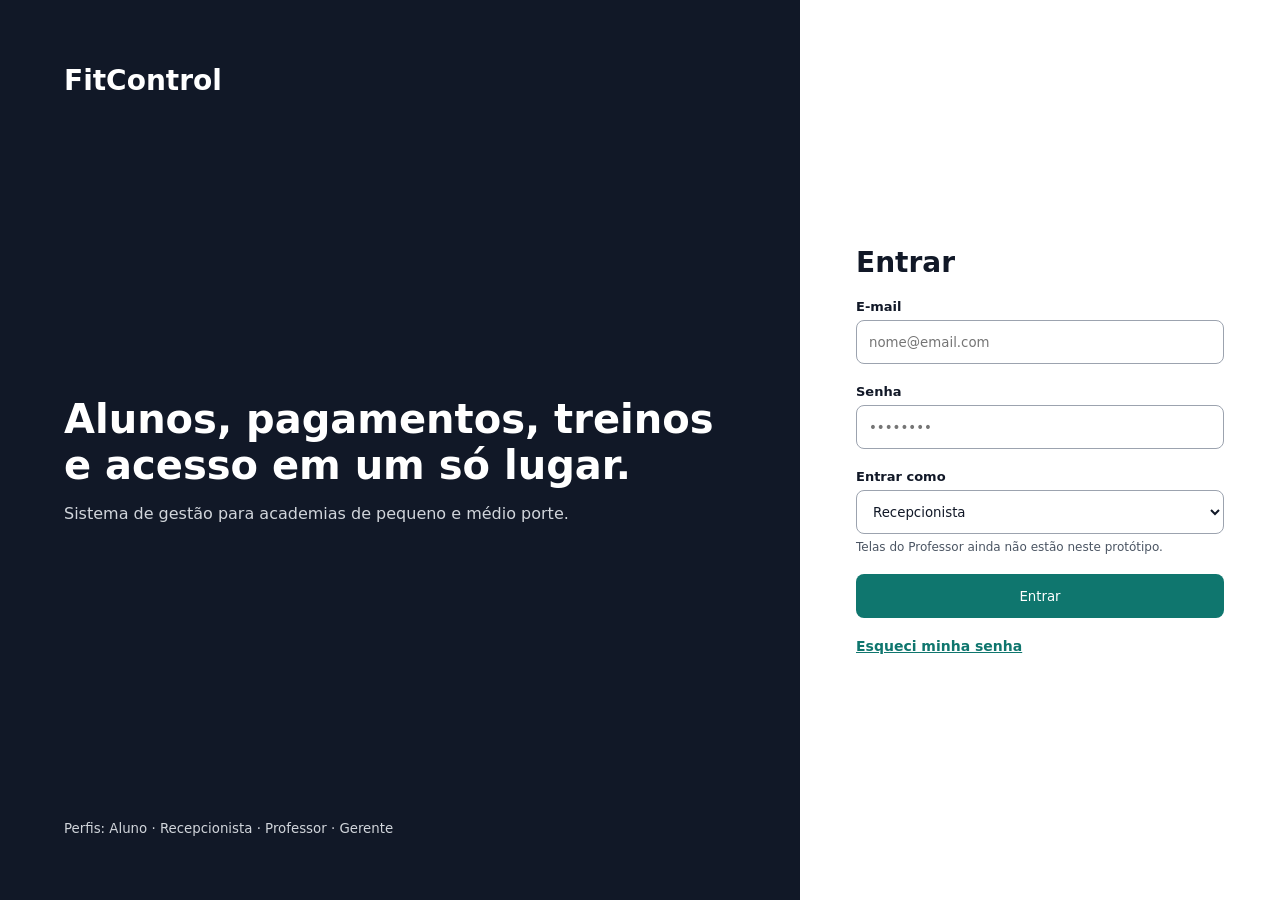
<file: sistema-java/index.html>
<!doctype html>
<html lang="pt-BR">
<head>
<meta charset="utf-8">
<meta name="viewport" content="width=device-width, initial-scale=1">
<title>Login · FitControl</title>
<link rel="stylesheet" href="css/styles.css">
</head>
<body data-page="login">
<div class="login">
<section class="hero">
<div class="logo">FitControl</div>
<div><h2>Alunos, pagamentos, treinos e acesso em um só lugar.</h2><p style="margin-top:16px">Sistema de gestão para academias de pequeno e médio porte.</p></div>
<small>Perfis: Aluno · Recepcionista · Professor · Gerente</small>
</section>
<section class="box">
<h1>Entrar</h1>
<form id="form-login" class="form" novalidate>
<label class="field">E-mail<input name="email" type="email" placeholder="nome@email.com" autocomplete="email"></label>
<label class="field">Senha<input name="senha" type="password" placeholder="••••••••" autocomplete="current-password"></label>
<label class="field">Entrar como<select name="perfil"><option value="recepcionista">Recepcionista</option><option value="gerente">Gerente</option><option value="aluno">Aluno</option></select><span class="hint">Telas do Professor ainda não estão neste protótipo.</span></label>
<button class="btn" type="submit">Entrar</button>
<a id="esqueci" href="#" style="font-size:14px;font-weight:600">Esqueci minha senha</a>
<div id="login-msg" class="msg" role="status" hidden></div>
</form>
</section>
</div>
<script src="js/app.js"></script>
</body>
</html>
</file>
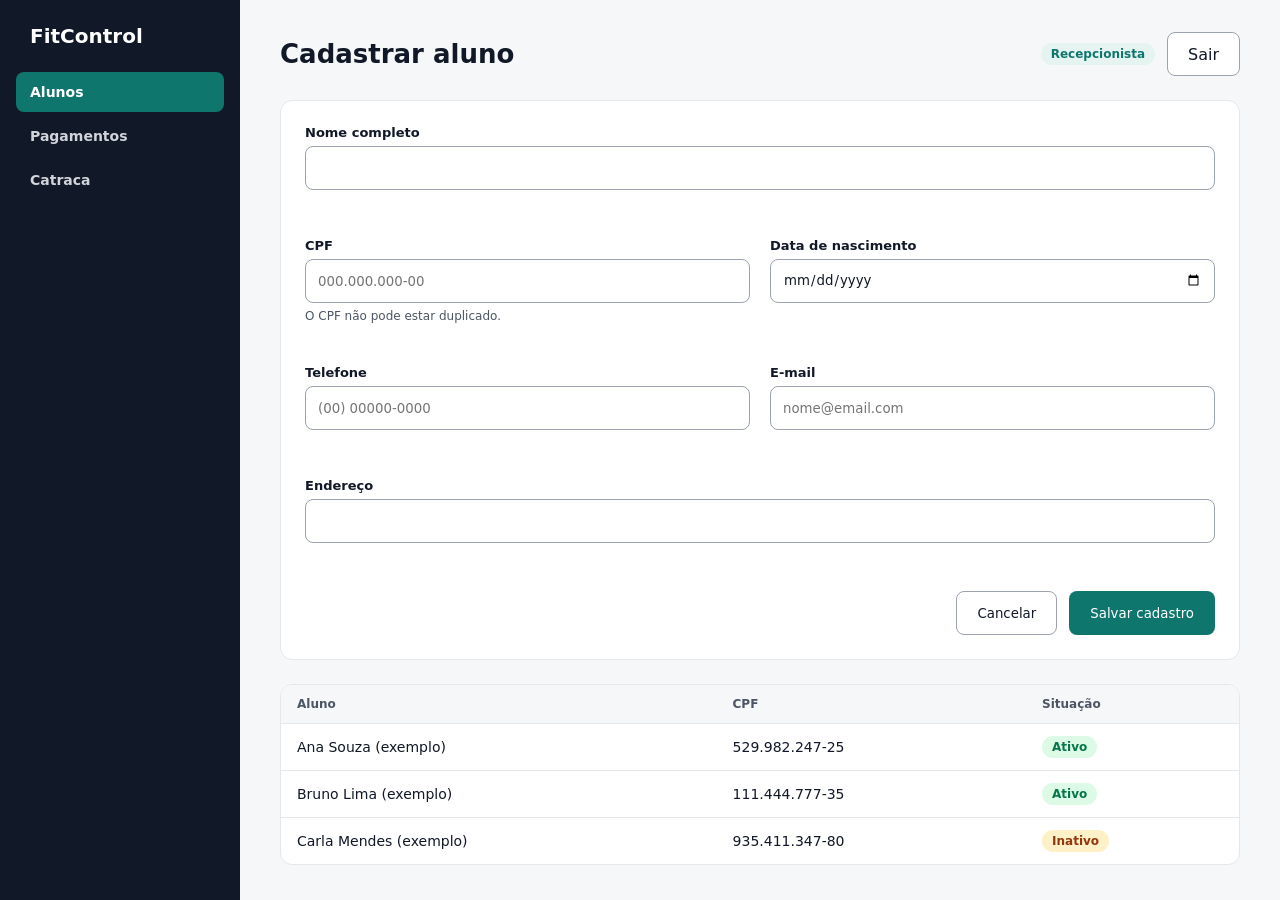
<file: sistema-java/cadastrar-aluno.html>
<!doctype html>
<html lang="pt-BR">
<head>
<meta charset="utf-8">
<meta name="viewport" content="width=device-width, initial-scale=1">
<title>Cadastrar aluno · FitControl</title>
<link rel="stylesheet" href="css/styles.css">
</head>
<body data-page="cadastro">
<div class="app">
<aside class="side"><div class="brand">FitControl</div>
<nav aria-label="Principal">
<a href="cadastrar-aluno.html" aria-current="page">Alunos</a>
<a href="registrar-pagamento.html">Pagamentos</a>
<a href="catraca.html">Catraca</a>
</nav></aside>
<main class="main">
<header class="top"><h1>Cadastrar aluno</h1><div><span class="chip role">Recepcionista</span><a class="btn sec" href="index.html" style="display:inline-flex;align-items:center;text-decoration:none">Sair</a></div></header>
<form id="form-aluno" class="card form" novalidate>
<label class="field">Nome completo<input id="nome" name="nome" type="text" placeholder="" autocomplete="off"><span class="hint"></span><span class="err" id="err-nome" role="alert"></span></label>
<div class="row"><label class="field">CPF<input id="cpf" name="cpf" type="text" placeholder="000.000.000-00" autocomplete="off"><span class="hint">O CPF não pode estar duplicado.</span><span class="err" id="err-cpf" role="alert"></span></label><label class="field">Data de nascimento<input id="nasc" name="nasc" type="date" placeholder="" autocomplete="off"><span class="hint"></span><span class="err" id="err-nasc" role="alert"></span></label></div>
<div class="row"><label class="field">Telefone<input id="tel" name="tel" type="tel" placeholder="(00) 00000-0000" autocomplete="off"><span class="hint"></span><span class="err" id="err-tel" role="alert"></span></label><label class="field">E-mail<input id="email" name="email" type="email" placeholder="nome@email.com" autocomplete="off"><span class="hint"></span><span class="err" id="err-email" role="alert"></span></label></div>
<label class="field">Endereço<input id="end" name="end" type="text" placeholder="" autocomplete="off"><span class="hint"></span><span class="err" id="err-end" role="alert"></span></label>
<div id="cad-msg" class="msg" role="status" hidden></div>
<div class="actions"><button class="btn sec" type="reset">Cancelar</button><button class="btn" type="submit">Salvar cadastro</button></div>
</form>
<section class="card tablewrap"><table><thead><tr><th>Aluno</th><th>CPF</th><th>Situação</th></tr></thead><tbody id="lista-alunos"></tbody></table></section>
</main>
</div>
<script src="js/app.js"></script>
</body>
</html>
</file>
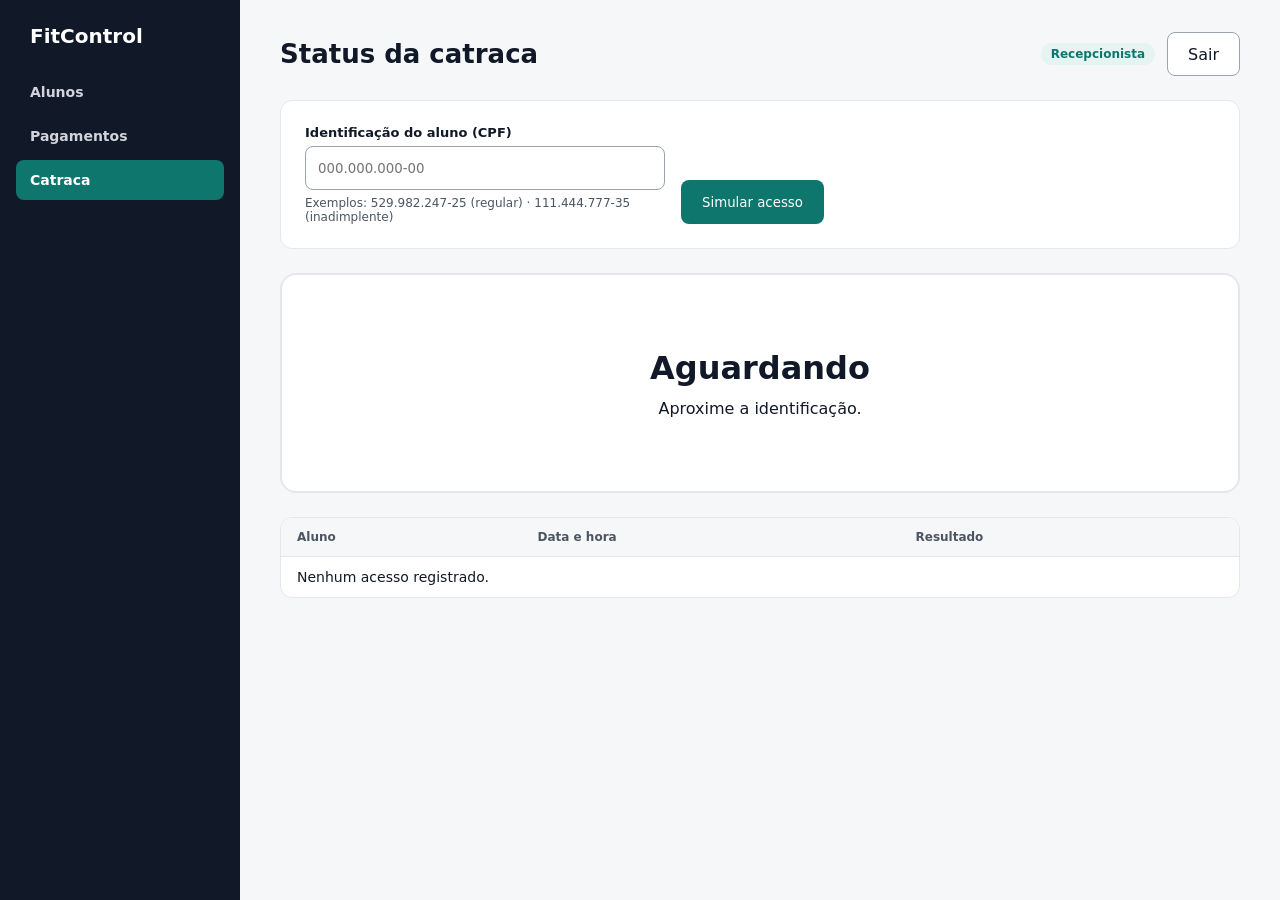
<file: sistema-java/catraca.html>
<!doctype html>
<html lang="pt-BR">
<head>
<meta charset="utf-8">
<meta name="viewport" content="width=device-width, initial-scale=1">
<title>Status da catraca · FitControl</title>
<link rel="stylesheet" href="css/styles.css">
</head>
<body data-page="catraca">
<div class="app">
<aside class="side"><div class="brand">FitControl</div>
<nav aria-label="Principal">
<a href="cadastrar-aluno.html">Alunos</a>
<a href="registrar-pagamento.html">Pagamentos</a>
<a href="catraca.html" aria-current="page">Catraca</a>
</nav></aside>
<main class="main">
<header class="top"><h1>Status da catraca</h1><div><span class="chip role">Recepcionista</span><a class="btn sec" href="index.html" style="display:inline-flex;align-items:center;text-decoration:none">Sair</a></div></header>
<form id="form-catraca" class="card" style="display:flex;gap:16px;align-items:flex-end;flex-wrap:wrap">
<label class="field" style="max-width:360px">Identificação do aluno (CPF)<input name="cpf" type="text" placeholder="000.000.000-00" autocomplete="off"><span class="hint">Exemplos: 529.982.247-25 (regular) · 111.444.777-35 (inadimplente)</span></label>
<button class="btn" type="submit">Simular acesso</button>
</form>
<div class="gate"><div id="gate-out" class="pane" role="status"><strong>Aguardando</strong><p>Aproxime a identificação.</p></div></div>
<section class="card tablewrap"><table><thead><tr><th>Aluno</th><th>Data e hora</th><th>Resultado</th></tr></thead><tbody id="acessos"></tbody></table></section>
</main>
</div>
<script src="js/app.js"></script>
</body>
</html>
</file>
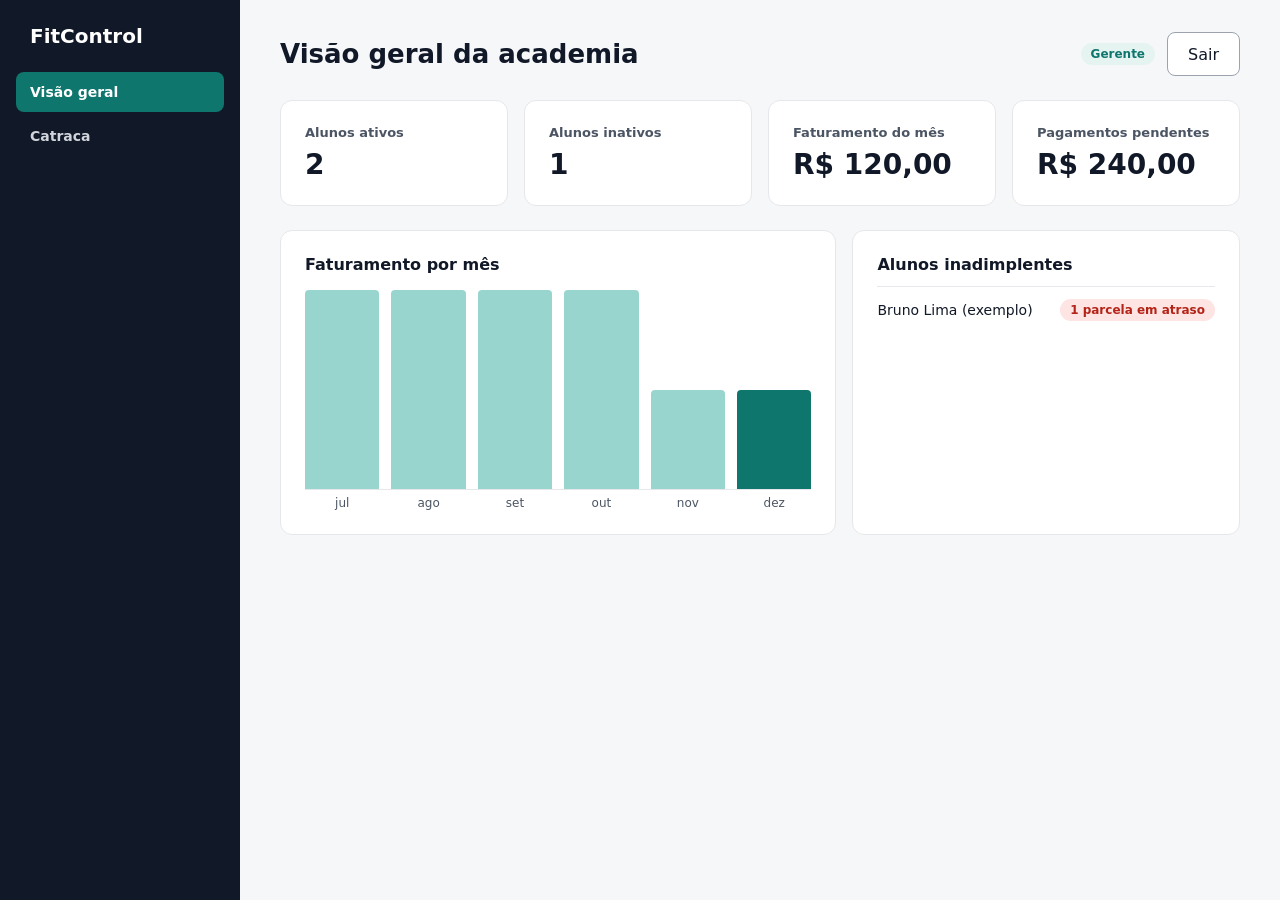
<file: sistema-java/dashboard.html>
<!doctype html>
<html lang="pt-BR">
<head>
<meta charset="utf-8">
<meta name="viewport" content="width=device-width, initial-scale=1">
<title>Visão geral da academia · FitControl</title>
<link rel="stylesheet" href="css/styles.css">
</head>
<body data-page="dashboard">
<div class="app">
<aside class="side"><div class="brand">FitControl</div>
<nav aria-label="Principal">
<a href="dashboard.html" aria-current="page">Visão geral</a>
<a href="catraca.html">Catraca</a>
</nav></aside>
<main class="main">
<header class="top"><h1>Visão geral da academia</h1><div><span class="chip role">Gerente</span><a class="btn sec" href="index.html" style="display:inline-flex;align-items:center;text-decoration:none">Sair</a></div></header>
<div class="cards">
<div class="card"><span>Alunos ativos</span><strong id="k-ativos">0</strong></div>
<div class="card"><span>Alunos inativos</span><strong id="k-inativos">0</strong></div>
<div class="card"><span>Faturamento do mês</span><strong id="k-fat">R$ 0,00</strong></div>
<div class="card"><span>Pagamentos pendentes</span><strong id="k-pend">R$ 0,00</strong></div>
</div>
<div class="split">
<section class="card"><strong>Faturamento por mês</strong><div class="bars" id="bars"></div><div class="labels" id="labels"></div></section>
<section class="card"><strong>Alunos inadimplentes</strong><ul class="inad" id="inad"></ul></section>
</div>
</main>
</div>
<script src="js/app.js"></script>
</body>
</html>
</file>
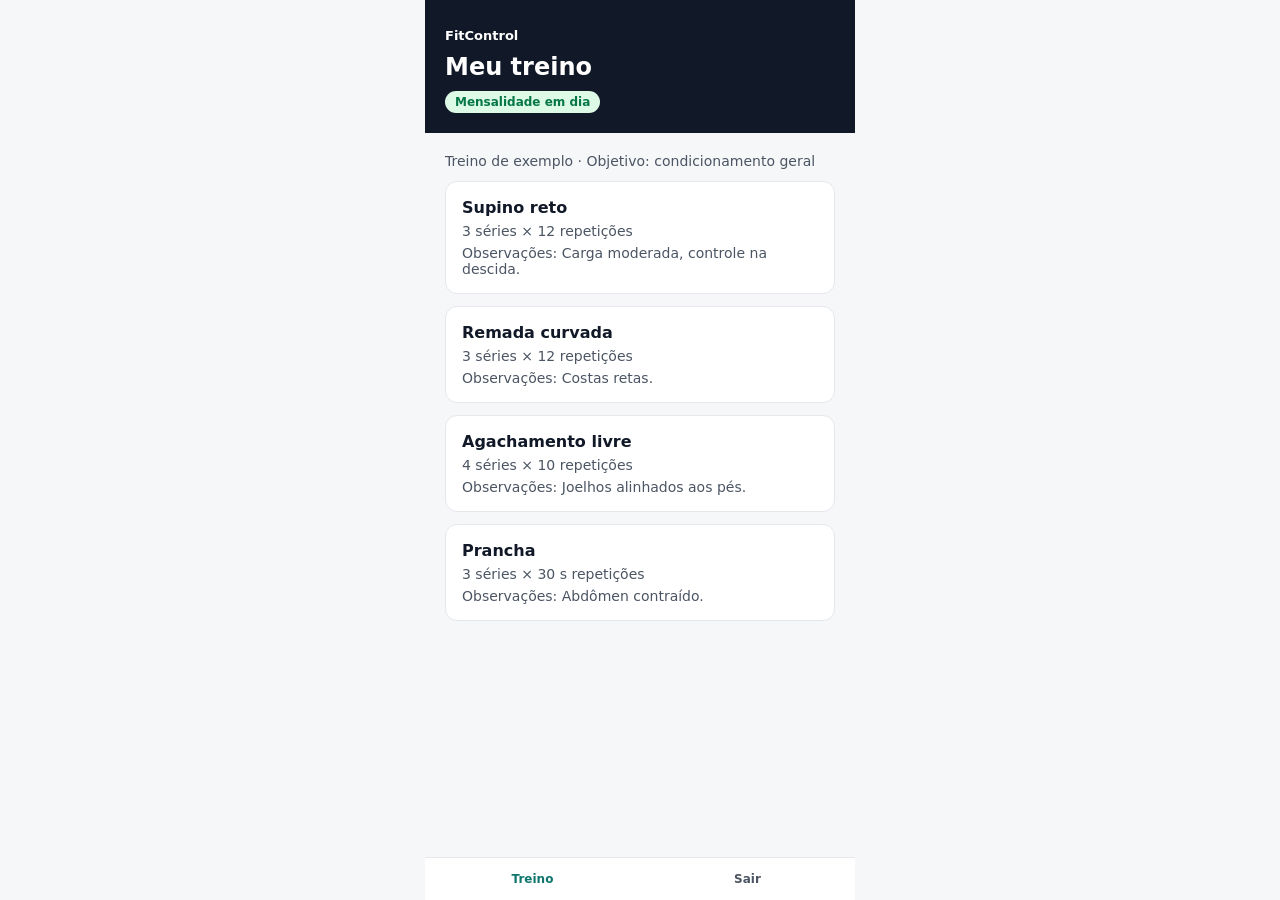
<file: sistema-java/meu-treino.html>
<!doctype html>
<html lang="pt-BR">
<head>
<meta charset="utf-8">
<meta name="viewport" content="width=device-width, initial-scale=1">
<title>Meu treino · FitControl</title>
<link rel="stylesheet" href="css/styles.css">
</head>
<body data-page="treino">
<div class="phone">
<header><span style="font-size:13px;font-weight:600">FitControl</span><h1>Meu treino</h1><span class="chip ok" style="align-self:flex-start">Mensalidade em dia</span></header>
<main><span style="font-size:14px;color:var(--mut)">Treino de exemplo · Objetivo: condicionamento geral</span><div id="exercicios" style="display:flex;flex-direction:column;gap:12px"></div></main>
<nav class="tabbar" aria-label="Aluno"><a href="meu-treino.html" aria-current="page">Treino</a><a href="index.html">Sair</a></nav>
</div>
<script src="js/app.js"></script>
</body>
</html>
</file>
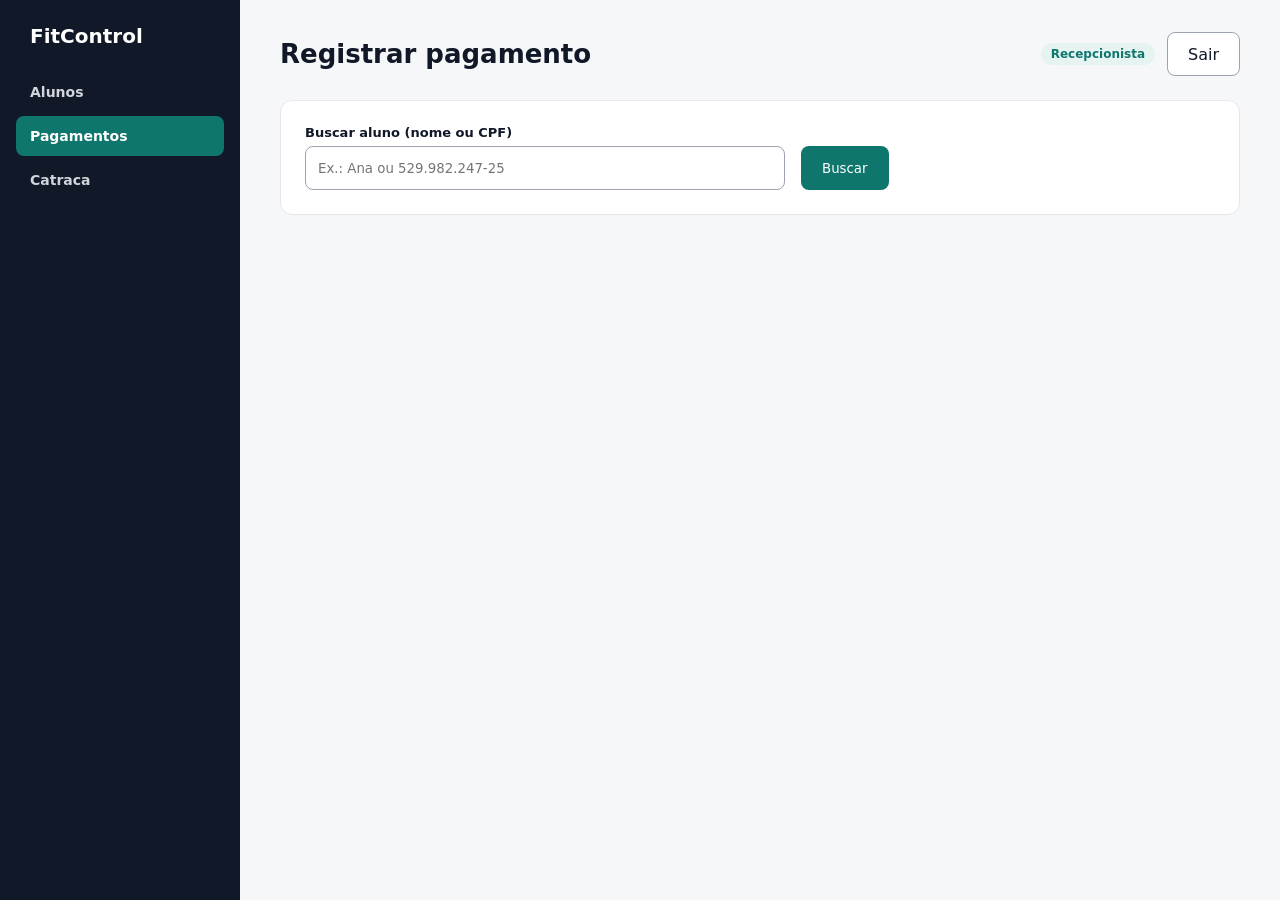
<file: sistema-java/registrar-pagamento.html>
<!doctype html>
<html lang="pt-BR">
<head>
<meta charset="utf-8">
<meta name="viewport" content="width=device-width, initial-scale=1">
<title>Registrar pagamento · FitControl</title>
<link rel="stylesheet" href="css/styles.css">
</head>
<body data-page="pagamento">
<div class="app">
<aside class="side"><div class="brand">FitControl</div>
<nav aria-label="Principal">
<a href="cadastrar-aluno.html">Alunos</a>
<a href="registrar-pagamento.html" aria-current="page">Pagamentos</a>
<a href="catraca.html">Catraca</a>
</nav></aside>
<main class="main">
<header class="top"><h1>Registrar pagamento</h1><div><span class="chip role">Recepcionista</span><a class="btn sec" href="index.html" style="display:inline-flex;align-items:center;text-decoration:none">Sair</a></div></header>
<form id="form-busca" class="card" style="display:flex;gap:16px;align-items:flex-end;flex-wrap:wrap">
<label class="field" style="max-width:480px">Buscar aluno (nome ou CPF)<input name="q" type="text" placeholder="Ex.: Ana ou 529.982.247-25" autocomplete="off"></label>
<button class="btn" type="submit">Buscar</button>
</form>
<div id="pg-msg" class="msg" role="status" hidden></div>
<section id="resultado" class="card tablewrap" hidden>
<div style="padding:20px 24px"><strong id="aluno-nome" style="font-size:16px"></strong></div>
<table><thead><tr><th>Mensalidade</th><th>Vencimento</th><th>Valor</th><th>Situação</th><th></th></tr></thead><tbody id="mens"></tbody></table>
</section>
</main>
</div>
<script src="js/app.js"></script>
</body>
</html>
</file>
<file: sistema-java/css/styles.css>
:root{--ink:#111827;--mut:#4B5563;--bd:#E5E7EB;--ac:#0F766E;--acl:#E6F4F1;--bg:#F6F7F9;
--green-bg:#DCFAE6;--green:#067647;--red-bg:#FEE4E2;--red:#B42318;--amb-bg:#FEF0C7;--amb:#93370D}
*{box-sizing:border-box}
body{margin:0;font-family:Inter,system-ui,-apple-system,"Segoe UI",sans-serif;color:var(--ink);background:var(--bg)}
a{color:var(--ac)}
h1,h2,p{margin:0}
.btn{height:44px;padding:0 20px;border-radius:8px;font:600 14px inherit;font-family:inherit;cursor:pointer;border:1px solid transparent;background:var(--ac);color:#fff}
.btn:hover{filter:brightness(1.08)}
.btn.sec{background:#fff;color:var(--ink);border-color:#9CA3AF}
.btn.sm{height:36px;padding:0 14px;font-size:13px}
:focus-visible{outline:3px solid #5EEAD4;outline-offset:2px}
.field{display:flex;flex-direction:column;gap:6px;font-size:13px;font-weight:600;flex:1;min-width:0}
.field input,.field select{height:44px;border:1px solid #9CA3AF;border-radius:8px;padding:0 12px;font:400 14px inherit;font-family:inherit;color:var(--ink);background:#fff}
.hint{font-size:12px;font-weight:400;color:var(--mut)}
.err{font-size:12px;font-weight:600;color:var(--red);min-height:16px}
.chip{display:inline-block;padding:4px 10px;border-radius:999px;font-size:12px;font-weight:600}
.chip.ok{background:var(--green-bg);color:var(--green)}.chip.bad{background:var(--red-bg);color:var(--red)}
.chip.warn{background:var(--amb-bg);color:var(--amb)}.chip.role{background:var(--acl);color:var(--ac)}
.card{background:#fff;border:1px solid var(--bd);border-radius:12px;padding:24px}
.row{display:flex;gap:20px}
.msg{padding:12px 16px;border-radius:8px;font-size:14px;font-weight:600}
.msg.ok{background:var(--green-bg);color:var(--green)}.msg.bad{background:var(--red-bg);color:var(--red)}
/* layout das telas internas */
.app{display:flex;min-height:100vh}
.side{width:240px;background:var(--ink);padding:24px 16px;display:flex;flex-direction:column;gap:24px;flex-shrink:0}
.brand{color:#fff;font-size:20px;font-weight:700;padding:0 14px}
.side nav{display:flex;flex-direction:column;gap:4px}
.side a{display:block;padding:12px 14px;border-radius:8px;font-size:14px;font-weight:600;text-decoration:none;color:#D1D5DB}
.side a[aria-current=page]{background:var(--ac);color:#fff}
.main{flex:1;padding:32px 40px;display:flex;flex-direction:column;gap:24px;min-width:0}
.top{display:flex;justify-content:space-between;align-items:center;gap:12px;flex-wrap:wrap}
.top h1{font-size:26px}.top div{display:flex;gap:12px;align-items:center}
.form{display:flex;flex-direction:column;gap:20px}
.actions{display:flex;gap:12px;justify-content:flex-end}
table{width:100%;border-collapse:collapse;font-size:14px}
th{text-align:left;padding:12px 16px;font-size:12px;color:var(--mut);background:var(--bg)}
td{padding:12px 16px;border-top:1px solid var(--bd)}
.tablewrap{overflow-x:auto;padding:0}
.cards{display:flex;gap:16px}.cards .card{flex:1;display:flex;flex-direction:column;gap:8px}
.cards span{font-size:13px;color:var(--mut);font-weight:600}.cards strong{font-size:28px}
.split{display:flex;gap:16px}.split>.card:first-child{flex:3}.split>.card:last-child{flex:2}
.bars{height:200px;display:flex;align-items:flex-end;gap:12px;border-bottom:1px solid var(--bd);margin-top:16px}
.bars div{flex:1;background:#99D5CF;border-radius:4px 4px 0 0;min-height:2px}.bars div:last-child{background:var(--ac)}
.labels{display:flex;gap:12px;font-size:12px;color:var(--mut);margin-top:6px}.labels span{flex:1;text-align:center}
.inad li{display:flex;justify-content:space-between;align-items:center;padding:12px 0;border-top:1px solid var(--bd);font-size:14px;list-style:none}
.inad{padding:0;margin:12px 0 0}
/* login */
.login{display:flex;min-height:100vh}
.login .hero{flex:1;background:var(--ink);color:#fff;padding:64px;display:flex;flex-direction:column;justify-content:space-between;gap:32px}
.hero h2{font-size:40px;line-height:1.15}.hero p,.hero small{color:#D1D5DB}.hero .logo{font-size:28px;font-weight:700}
.login .box{width:480px;background:#fff;padding:64px 56px;display:flex;flex-direction:column;justify-content:center;gap:20px}
.box h1{font-size:28px}
/* mobile do aluno */
.phone{max-width:430px;margin:0 auto;min-height:100vh;display:flex;flex-direction:column;background:var(--bg)}
.phone header{background:var(--ink);padding:28px 20px 20px;display:flex;flex-direction:column;gap:10px;color:#fff}
.phone header h1{font-size:24px}.phone main{flex:1;padding:20px;display:flex;flex-direction:column;gap:12px}
.ex{background:#fff;border:1px solid var(--bd);border-radius:12px;padding:16px;display:flex;flex-direction:column;gap:6px}
.ex span{font-size:14px;color:var(--mut)}
.tabbar{display:flex;background:#fff;border-top:1px solid var(--bd);position:sticky;bottom:0}
.tabbar a{flex:1;text-align:center;padding:14px 0;font-size:12px;font-weight:600;text-decoration:none;color:var(--mut)}
.tabbar a[aria-current=page]{color:var(--ac)}
/* catraca */
.gate{display:flex;gap:24px;flex-wrap:wrap}
.pane{flex:1;min-width:260px;border:2px solid var(--bd);border-radius:16px;padding:40px;text-align:center;display:flex;flex-direction:column;gap:12px;justify-content:center;background:#fff;min-height:220px}
.pane strong{font-size:32px}.pane.ok{background:var(--green-bg);border-color:var(--green);color:var(--green)}
.pane.bad{background:var(--red-bg);border-color:var(--red);color:var(--red)}.pane p{color:var(--ink);font-size:16px}
@media(max-width:860px){.app{flex-direction:column}.side{width:auto;flex-direction:row;align-items:center;flex-wrap:wrap;padding:12px 16px}
.side nav{flex-direction:row;flex-wrap:wrap}.main{padding:20px}.cards,.split,.row{flex-direction:column}
.login{flex-direction:column}.login .box{width:auto;padding:32px 24px}.login .hero{padding:32px 24px}.hero h2{font-size:28px}}
</file>
